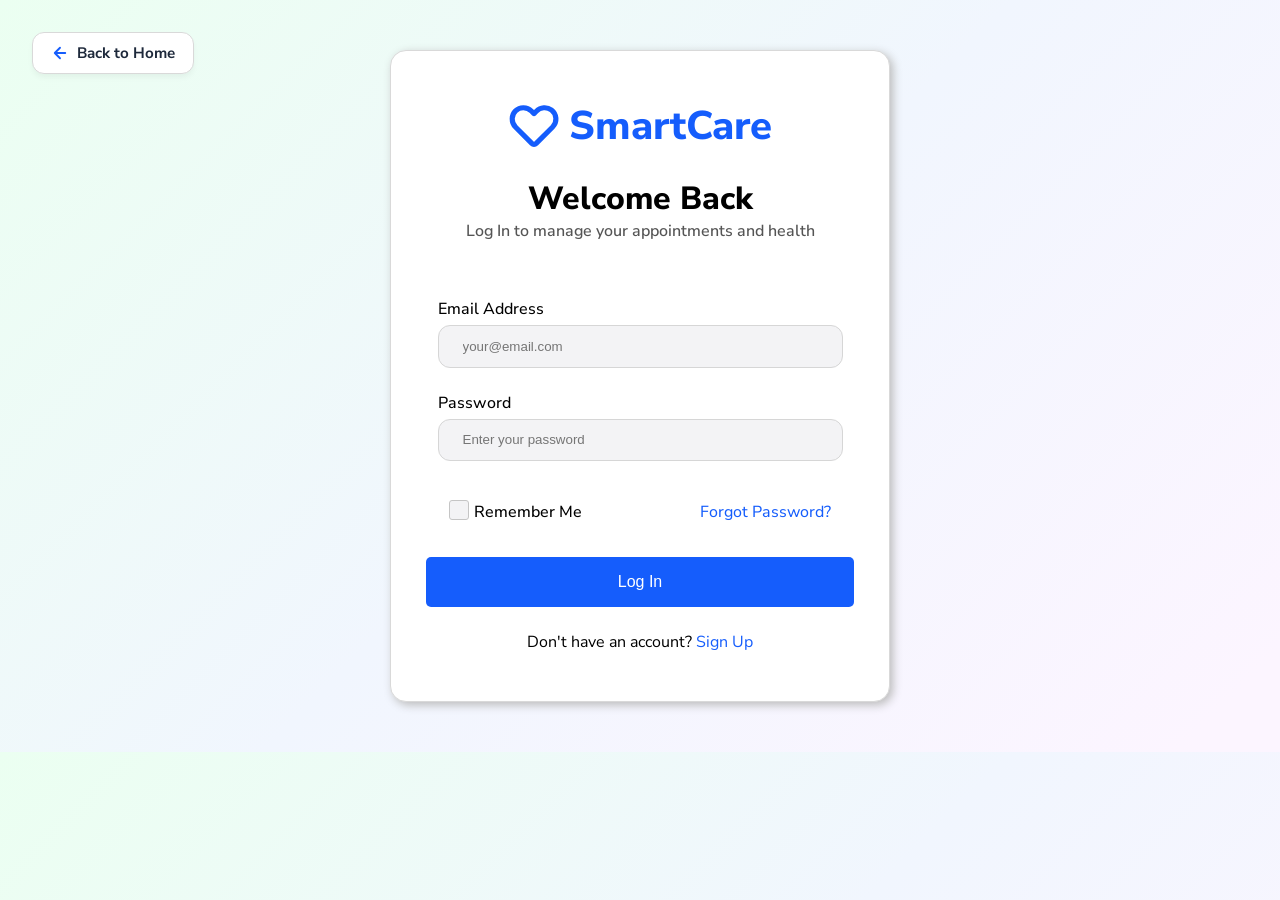
<file: HTML/logIn.html>
<!doctype html>
<html lang="en">
  <head>
    <meta charset="UTF-8" />
    <meta name="viewport" content="width=device-width, initial-scale=1.0" />
    <title>Log In</title>
    <link rel="stylesheet" href="../CSS/style.css" />
    <link rel="stylesheet" href="../CSS/logIn.css" />
    <link rel="preconnect" href="https://fonts.googleapis.com" />
    <link rel="preconnect" href="https://fonts.gstatic.com" crossorigin />
    <link
      href="https://fonts.googleapis.com/css2?family=Nunito+Sans:ital,opsz,wght@0,6..12,200..1000;1,6..12,200..1000&display=swap"
      rel="stylesheet"
    />
  </head>

  <body>
    <a href="../index.html" class="back-home">
      <img src="../Assets/Icons/blue-back-arrow.svg" alt="Back" />
      Back to Home
    </a>
    <form action="" class="signupForm">
      <div class="form-logo">
        <img src="../Assets/Icons/blue-heart.svg" alt="Logo Image" />
        <p>SmartCare</p>
      </div>

      <div class="greetings">
        <h4>Welcome Back</h4>
        <p>Log In to manage your appointments and health</p>
      </div>

      <div class="form-div">
        <label class="label-element" for="email">Email Address</label>
        <input
          class="input-element"
          id="email"
          type="text"
          placeholder="your@email.com"
          required
        />
      </div>

      <div class="form-div">
        <label class="label-element" for="password">Password</label>
        <input
          class="input-element"
          id="password"
          type="password"
          placeholder="Enter your password"
          required
        />
      </div>

      <div class="rememberForgot form-div">
        <div>
          <input id="rememberMe" type="checkbox" />
          <label class="label-element" for="rememberMe">Remember Me</label>
        </div>
        <a href="">Forgot Password?</a>
      </div>

      <button class="login-btn">Log In</button>

      <p>
        Don't have an account?
        <a class="switch-form" href="../HTML/signUp.html">Sign Up</a>
      </p>
    </form>

    <script src="../JS/auth.js" defer></script>
    <script src="../JS/login.js" defer></script>
</body>
</html>
</file>
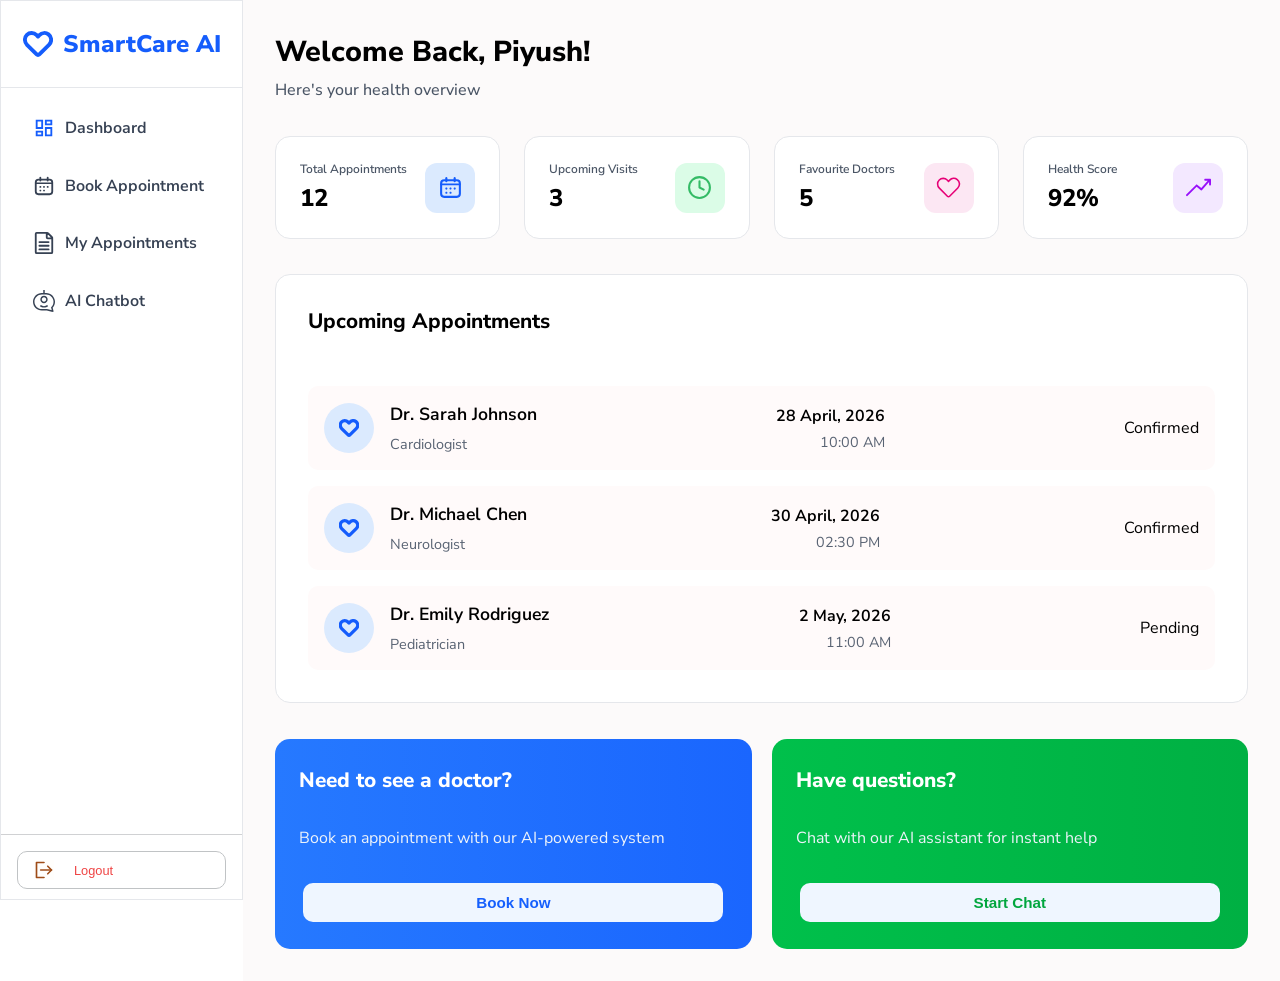
<file: HTML/patient.html>
<!doctype html>
<html lang="en">
	<head>
		<meta charset="UTF-8" />
		<meta name="viewport" content="width=device-width, initial-scale=1.0" />
		<title>Patient Dashboard</title>
		<link rel="stylesheet" href="../CSS/patient.css" />
		<link rel="preconnect" href="https://fonts.googleapis.com" />
		<link rel="preconnect" href="https://fonts.gstatic.com" crossorigin />
		<link
			href="https://fonts.googleapis.com/css2?family=Nunito+Sans:ital,opsz,wght@0,6..12,200..1000;1,6..12,200..1000&display=swap"
			rel="stylesheet" />
	</head>
	<body>
		<div class="main-container">
			<div class="sidebar">
				<div class="sidebar-logo">
					<img
						class="icons"
						src="../Assets/Icons/blue-heart.svg"
						alt="Heart Icon" />
					<p>SmartCare AI</p>
				</div>

				<div class="ham-menu">
					<div class="menu-item">
						<a href="" id="dashboard-anchor" class="menu-item-anchor">
							<img
								class="icons"
								src="../Assets/Icons/blue-dashboard.svg"
								alt="Icon" />
							<p>Dashboard</p>
						</a>
					</div>
					<div class="menu-item">
						<a href="" class="menu-item-anchor">
							<img
								class="icons"
								src="../Assets/Icons/gray-calender.svg"
								alt="Icon" />
							<p>Book Appointment</p>
						</a>
					</div>
					<div class="menu-item">
						<a href="" class="menu-item-anchor">
							<img
								class="icons"
								src="../Assets/Icons/gray-textfile.svg"
								alt="Icon" />
							<p>My Appointments</p>
						</a>
					</div>
					<div class="menu-item">
						<a href="" class="menu-item-anchor">
							<img
								class="icons"
								src="../Assets/Icons/gray-chatbot.svg"
								alt="Icon" />
							<p>AI Chatbot</p>
						</a>
					</div>
				</div>

				<div class="logout-btn">
					<button>
						<img
							class="icons"
							src="../Assets/Icons/black-logout.svg"
							alt="Logout Icon" />
						<p>Logout</p>
					</button>
				</div>
			</div>

			<div class="dashboard">
				<div class="greetings">
					<h3>Welcome Back, Piyush!</h3>
					<p>Here's your health overview</p>
				</div>

				<div class="stats">
					<div class="stats-cards">
						<div>
							<p class="stats-title">Total Appointments</p>
							<p class="stats-numbers">12</p>
						</div>
						<div
							class="stats-icon"
							style="background-color: rgb(219, 234, 254)">
							<img
								class="icons"
								src="../Assets/Icons/blue-calender.svg"
								alt="calender icon" />
						</div>
					</div>
					<div class="stats-cards">
						<div>
							<p class="stats-title">Upcoming Visits</p>
							<p class="stats-numbers">3</p>
						</div>
						<div
							class="stats-icon"
							style="background-color: rgb(219, 252, 231)">
							<img
								class="icons"
								src="../Assets/Icons/green-clock.svg"
								alt="clock icon" />
						</div>
					</div>
					<div class="stats-cards">
						<div>
							<p class="stats-title">Favourite Doctors</p>
							<p class="stats-numbers">5</p>
						</div>
						<div
							class="stats-icon"
							style="background-color: rgb(252, 231, 243)">
							<img
								class="icons"
								src="../Assets/Icons/pink-heart.svg"
								alt="heart icon" />
						</div>
					</div>
					<div class="stats-cards">
						<div>
							<p class="stats-title">Health Score</p>
							<p class="stats-numbers">92%</p>
						</div>
						<div
							class="stats-icon"
							style="background-color: rgb(243, 232, 255)">
							<img
								class="icons"
								src="../Assets/Icons/purple-growth.svg"
								alt="growth icon" />
						</div>
					</div>
				</div>

				<div class="upcoming-appointments">
					<h3>Upcoming Appointments</h3>

					<div class="app-list">
						<div>
							<div class="doc-name-logo">
								<div class="app-list-logo">
									<img
										class="icons"
										src="../Assets/Icons/blue-heart.svg"
										alt="Heart Icon" />
								</div>

								<div class="doc-name">
									<h4>Dr. Sarah Johnson</h4>
									<p>Cardiologist</p>
								</div>
							</div>

							<div class="app-day-time">
								<p class="app-day">28 April, 2026</p>
								<p class="app-time">10:00 AM</p>
							</div>

							<div class="app-status">
								<p class="status">Confirmed</p>
							</div>
						</div>

						<div>
							<div class="doc-name-logo">
								<div class="app-list-logo">
									<img
										class="icons"
										src="../Assets/Icons/blue-heart.svg"
										alt="Heart Icon" />
								</div>

								<div class="doc-name">
									<h4>Dr. Michael Chen</h4>
									<p>Neurologist</p>
								</div>
							</div>

							<div class="app-day-time">
								<p class="app-day">30 April, 2026</p>
								<p class="app-time">02:30 PM</p>
							</div>

							<div class="app-status">
								<p class="status">Confirmed</p>
							</div>
						</div>

						<div>
							<div class="doc-name-logo">
								<div class="app-list-logo">
									<img
										class="icons"
										src="../Assets/Icons/blue-heart.svg"
										alt="Heart Icon" />
								</div>

								<div class="doc-name">
									<h4>Dr. Emily Rodriguez</h4>
									<p>Pediatrician</p>
								</div>
							</div>

							<div class="app-day-time">
								<p class="app-day">2 May, 2026</p>
								<p class="app-time">11:00 AM</p>
							</div>

							<div class="app-status">
								<p class="status">Pending</p>
							</div>
						</div>
					</div>
				</div>

				<div class="book-chat-cards">
					<div class="bcc-card book-doctor">
						<h4>Need to see a doctor?</h4>
						<p>Book an appointment with our AI-powered system</p>
						<button class="bcc-buttons book-now-btn">Book Now</button>
					</div>

					<div class="bcc-card start-chat">
						<h4>Have questions?</h4>
						<p>Chat with our AI assistant for instant help</p>
						<button class="bcc-buttons start-chat-btn">Start Chat</button>
					</div>
				</div>
			</div>
		</div>
	</body>
</html>
</file>
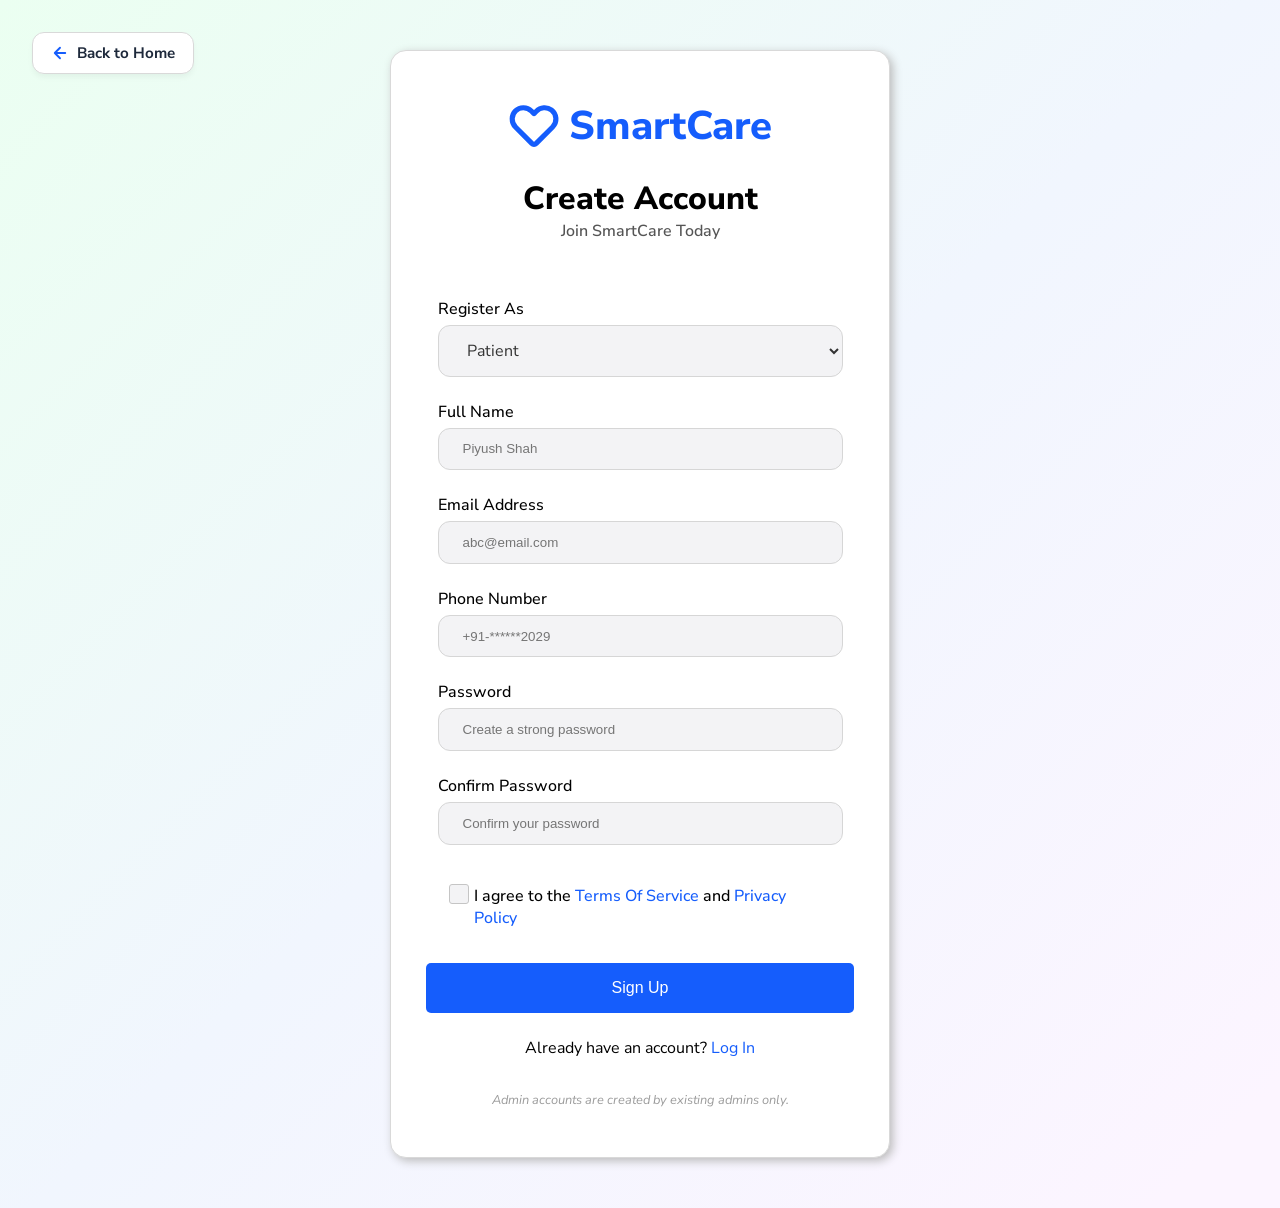
<file: HTML/signUp.html>
<!doctype html>
<html lang="en">
  <head>
    <meta charset="UTF-8" />
    <meta name="viewport" content="width=device-width, initial-scale=1.0" />
    <title>Sign Up</title>
    <link rel="stylesheet" href="../CSS/style.css" />
    <link rel="stylesheet" href="../CSS/logIn.css" />
    <link rel="preconnect" href="https://fonts.googleapis.com" />
    <link rel="preconnect" href="https://fonts.gstatic.com" crossorigin />
    <link
      href="https://fonts.googleapis.com/css2?family=Nunito+Sans:ital,opsz,wght@0,6..12,200..1000;1,6..12,200..1000&display=swap"
      rel="stylesheet"
    />
  </head>

  <body>
    <a href="../index.html" class="back-home">
      <img src="../Assets/Icons/blue-back-arrow.svg" alt="Back" />
      Back to Home
    </a>
    <form action="" class="signupForm">
      <div class="form-logo">
        <img src="../Assets/Icons/blue-heart.svg" alt="Logo Image" />
        <p>SmartCare</p>
      </div>

      <div class="greetings">
        <h4>Create Account</h4>
        <p>Join SmartCare Today</p>
      </div>

      <!-- Role Selector -->
      <div class="form-div">
        <label class="label-element" for="signup-role">Register As</label>
        <select
          class="input-element select-role"
          name="role"
          id="signup-role"
          onchange="toggleDoctorFields()"
        >
          <option value="patient">Patient</option>
          <option value="doctor">Doctor</option>
        </select>
      </div>

      <div class="form-div">
        <label class="label-element" for="fullName">Full Name</label>
        <input
          class="input-element"
          id="fullName"
          type="text"
          placeholder="Piyush Shah"
          required
        />
      </div>
      <div class="form-div">
        <label class="label-element" for="email">Email Address</label>
        <input
          class="input-element"
          id="email"
          type="text"
          placeholder="abc@email.com"
          required
        />
      </div>
      <div class="form-div">
        <label class="label-element" for="number">Phone Number</label>
        <input
          class="input-element"
          id="number"
          type="text"
          placeholder="+91-******2029"
          required
        />
      </div>
      <div class="form-div">
        <label class="label-element" for="password">Password</label>
        <input
          class="input-element"
          id="password"
          type="password"
          placeholder="Create a strong password"
          required
        />
      </div>
      <div class="form-div">
        <label class="label-element" for="confirmPassword"
          >Confirm Password</label
        >
        <input
          class="input-element"
          id="confirmPassword"
          type="password"
          placeholder="Confirm your password"
          required
        />
      </div>

      <!-- Doctor-Specific Fields (hidden by default) -->
      <div id="doctor-fields" style="display: none; width: 90%">
        <div class="form-div">
          <label class="label-element" for="specialization"
            >Specialization</label
          >
          <select class="input-element select-role" id="specialization">
            <option value="">-- Select Specialization --</option>
            <option value="Cardiologist">Cardiologist</option>
            <option value="Dentist">Dentist</option>
            <option value="Dermatologist">Dermatologist</option>
            <option value="Neurologist">Neurologist</option>
            <option value="Orthopedic">Orthopedic</option>
            <option value="Ophthalmologist">Ophthalmologist</option>
            <option value="Pediatrician">Pediatrician</option>
            <option value="Psychiatrist">Psychiatrist</option>
            <option value="Endocrinologist">Endocrinologist</option>
            <option value="Veterinarian">Veterinarian</option>
            <option value="General Physician">General Physician</option>
            <option value="Other">Other</option>
          </select>
        </div>
        <div class="form-div">
          <label class="label-element" for="qualification">Qualification</label>
          <input
            class="input-element"
            id="qualification"
            type="text"
            placeholder="MBBS, MD, etc."
          />
        </div>
        <div class="form-div">
          <label class="label-element" for="experience"
            >Experience (years)</label
          >
          <input
            class="input-element"
            id="experience"
            type="number"
            placeholder="5"
            min="0"
            max="60"
          />
        </div>
        <div class="form-div">
          <label class="label-element" for="consultationFee"
            >Consultation Fee (₹)</label
          >
          <input
            class="input-element"
            id="consultationFee"
            type="number"
            placeholder="500"
            min="0"
          />
        </div>
      </div>

      <div class="form-div rememberForgot">
        <div style="width: 90%">
          <input id="rememberMe" type="checkbox" />
          <label class="label-element" for="rememberMe"
            >I agree to the <a href="">Terms Of Service</a> and
            <a href="">Privacy Policy</a></label
          >
        </div>
      </div>
      <button class="login-btn">Sign Up</button>
      <p>
        Already have an account?
        <a class="switch-form" href="../HTML/logIn.html">Log In</a>
      </p>
      <p class="admin-note">
        Admin accounts are created by existing admins only.
      </p>
    </form>

    <script src="../JS/auth.js" defer></script>
    <script src="../JS/signup.js" defer></script>

    <script>
      // Toggle doctor-specific fields based on role selection
      function toggleDoctorFields() {
        const role = document.getElementById("signup-role").value;
        const doctorFields = document.getElementById("doctor-fields");
        if (role === "doctor") {
          doctorFields.style.display = "flex";
          doctorFields.style.flexDirection = "column";
          doctorFields.style.gap = "0.8rem";
        } else {
          doctorFields.style.display = "none";
        }
      }
    </script>
  </body>
</html>
</file>
<file: CSS/style.css>
*,
::after,
::before {
	padding: 0;
	margin: 0;
	box-sizing: border-box;
}

body {
	font-family: Arial, sans-serif;
	background-color: white;
	font-family: "Nunito Sans", Arial, Helvetica, sans-serif;
}

html {
	scroll-behavior: smooth;
}

/* HEADER OF THE PAGE */

.icons {
	width: 20px;
}

.navbar {
	height: 70px;
	padding: 0 3.5rem;
	background-color: white;
	box-shadow: 0 3px 5px rgb(200, 200, 200);

	display: flex;
	flex-wrap: wrap;
	align-items: center;
	justify-content: space-between;

	position: fixed;
	top: 0;
	left: 0;
	right: 0;
	z-index: 1000;
}

.navigation-bar-logo {
	height: 100%;
	border-radius: 20px;
	padding: 5px 0;
	transition: background-color 0.15s;
}

.navigation-bar-logo:hover {
	background-color: rgb(229, 255, 229);
}

.SmartCare {
	height: 100%;
	text-decoration: none;
	color: black;
	padding: 0 15px;
	background-color: rgba(249, 255, 253, 0.642);

	display: flex;
	flex-wrap: wrap;
	align-items: center;
	gap: 0.2rem;
}

.SmartCare img {
	height: 70%;
	width: auto;
	background-color: transparent;
	border-radius: 10px;
}

.SmartCare p {
	font-size: 1.8rem;
	font-weight: 700;
	letter-spacing: 1px;
}

.navigation-bar {
	height: 100%;
}

.navlist {
	height: 100%;
	list-style-type: none;
	display: flex;
	flex-wrap: wrap;
	align-items: center;
	justify-content: space-between;
}

.navlist li {
	display: flex;
	flex-wrap: wrap;
}

.navlist-items {
	padding: 1.5rem 2.5rem;
	text-decoration: none;
	font-size: 1rem;
	color: black;
	border-radius: 20px;
	font-weight: 600;
	transition: background-color 0.15s;

	display: flex;
	align-items: center;
	gap: 0.5rem;
}

.navlist-items:hover {
	background-color: rgb(240, 255, 240);
}

.navlist-items img {
	width: 1.2rem;
}

.navbarButtons {
	height: 100%;
	display: flex;
	flex-wrap: wrap;
	align-items: center;
	gap: 1.5rem;
}

.navbarButtons a {
	text-decoration: none;
}

.navbarButtons button {
	padding: 10px 20px;
	border-radius: 10px;
	font-size: 0.92rem;
	font-weight: 500;

	display: flex;
	align-items: center;
	gap: 0.5rem;
	cursor: pointer;
}

.navbarButtons button img {
	width: 18px;
}

.chat-button {
	background-color: white;
	color: black;
	border: 1px solid rgb(185, 185, 185);
	transition: background-color 0.15s;
}

.chat-button:hover {
	background-color: rgba(237, 237, 237, 0.76);
}

.logInButton {
	background-color: #155dfc;
	color: white;
	border: none;
	transition: background-color 0.15s;
}

.logInButton img {
	filter: brightness(0) invert(1);
}

.logInButton:hover {
	background-color: rgba(74, 132, 225, 0.947);
}

.signupbutton {
	background-color: white;
	color: black;
	border: 1px solid black;
}

.heroSection {
	width: 100%;
	background: linear-gradient(
		135deg,
		rgb(235, 255, 241),
		rgb(225, 238, 250) 60%,
		rgb(245, 245, 255) 85%
	);
	margin-top: 4rem;
	padding: 7rem;
	display: flex;
	gap: 50px;
}

.hero-text-content {
	width: 49%;
}

.heroSection h2 {
	font-size: 4rem;
	font-weight: 700;
}

.heroSection p {
	font-size: 1.2rem;
	font-weight: 550;
	padding: 20px 0;
	color: rgb(101, 101, 101);
}

.hero-section-image {
	width: 45%;
}

.hero-section-image img {
	border-radius: 20px;
	box-shadow: 0 0 5px 3px rgb(215, 215, 215);
	width: 100%;
}

.heroSection p {
	margin-bottom: 0.5rem;
}

.heroSection a {
	text-decoration: none;
}

.hero-btns button {
	padding: 0.8rem 1.2rem;
	border: none;
	border-radius: 8px;
	margin-right: 10px;
	font-weight: 600;
	cursor: pointer;
}

.browseBySpecialization {
	padding: 90px 50px 60px;
}

.browseBySpecialization h2 {
	font-size: 3rem;
	font-weight: 800;
	text-align: center;
	color: black;
}

.browseBySpecialization > p {
	text-align: center;
	font-size: 1.2rem;
	font-weight: 500;
	letter-spacing: 1px;
	color: rgb(105, 104, 104);
	padding: 20px 0;
}

.specializationGrid {
	padding: 3rem 5rem;
	display: grid;
	grid-template-columns: 1fr 1fr 1fr;
	gap: 30px;
}

.specializationCategory {
	border: 1px solid rgb(183, 183, 183);
	height: 180px;
	border-radius: 15px;
	padding: 30px;
	display: flex;
	flex-direction: column;
	gap: 20px;
	align-items: center;
	justify-content: center;
	color: black;
	transition:
		transform 0.3s,
		box-shadow 0.15s,
		color 0.15s;
	text-decoration: none;
}

.specializationCategory:hover {
	transform: scale(1.01);
	color: rgb(7, 142, 45);
	box-shadow: 0 5px 10px rgb(134, 134, 134);
	cursor: pointer;
}

.specializationCategory img {
	width: 60px;
	border-radius: 50%;
}

.specializationCategory p {
	font-size: 1.1rem;
}

.chooseSmartCare {
	padding: 50px;
	background: linear-gradient(135deg, rgb(12, 117, 208), rgb(19, 94, 250) 85%);
	text-align: center;
	color: white;
	margin-bottom: 50px;
}

.chooseSmartCare h2 {
	padding: 10px;
	font-size: 2.5rem;
}

.chooseSmartCare > p {
	letter-spacing: 1.5px;
	padding: 10px;
	text-shadow: 0 0 10px rgba(255, 255, 0, 0.476);
}

.choosingReasons {
	display: grid;
	grid-template-columns: 1fr 1fr;
	gap: 20px;
	padding: 40px 100px;
}

.choosingReasons div {
	display: flex;
	flex-direction: column;
	align-items: center;
	justify-content: center;
	gap: 15px;
	padding: 20px 30px;
}

.choosingReasons div img {
	border-radius: 50%;
	width: 65px;
	padding: 10px 0;
}

.choosingReasons div h4 {
	font-size: 1.2rem;
}

.choosingReasons div p {
	font-size: 0.9rem;
}

.urgentCare {
	margin: 100px 50px;
	padding: 80px;
	border-radius: 15px;
	background: linear-gradient(
		135deg,
		rgb(235, 255, 241),
		rgb(225, 238, 250) 60%,
		rgb(245, 245, 255) 85%
	);

	display: flex;
	flex-direction: column;
	align-items: center;
	justify-content: center;
	gap: 35px;
}

.urgentCare img {
	width: 80px;
}

.urgentCare h3 {
	font-size: 2.2rem;
}

.urgentCare p {
	letter-spacing: 1.4px;
	color: rgb(92, 92, 92);
}

.urgentCare div button {
	padding: 15px 30px;
	border: 1px solid rgb(211, 211, 211);
	border-radius: 10px;
	margin: 0 10px;
	background-color: white;
	font-weight: bold;
	transition: background-color 0.15s;
}

.urgentCare div button:hover {
	cursor: pointer;
	background-color: rgba(236, 236, 236, 0.517);
}

.urgentCare div button:first-child {
	background-color: #155dfc;
	color: white;
	border: none;
}

.urgentCare div button:first-child:hover {
	background-color: rgba(74, 132, 225, 0.947);
}

footer {
	background-color: rgb(16, 24, 40);
	color: white;
}

.upper-header {
	padding: 50px;
	display: grid;
	grid-template-columns: 1.5fr 1fr 1fr 1.5fr;
	column-gap: 20px;
}

.upper-header div {
	text-align: center;
}

.upper-header div img {
	width: 30px;
	border-radius: 10px;
	vertical-align: middle;
}

.upper-header div h4 {
	padding-bottom: 20px;
	font-size: 1.1rem;
	font-weight: 600;
	display: inline-block;
}

.upper-header div ul li {
	list-style-type: none;
	padding: 5px 0 5px 70px;
	text-align: left;
}

.upper-header div ul li a {
	color: rgb(160, 160, 160);
	font-size: 0.9rem;
	text-decoration: none;
}

.upper-header div ul li a:hover {
	color: white;
	cursor: pointer;
}

.upper-header div p {
	color: gray;
	font-size: 0.9rem;
	padding: 5px 0;
}

footer hr {
	width: 90%;
	margin: 0 auto;
	border: 1px solid rgb(124, 124, 124);
}

footer > div:last-child {
	padding: 50px;
}

footer > div:last-child p {
	color: rgb(193, 193, 193);
	font-size: 0.9rem;
	text-align: center;
}
</file>
<file: CSS/logIn.css>
*,
::after,
::before {
  padding: 0;
  margin: 0;
}

body {
  background: linear-gradient(
    135deg,
    rgb(235, 255, 241),
    rgb(241, 246, 254) 50%,
    rgb(252, 245, 255) 95%
  );
}

.signupForm {
  width: 500px;
  padding: 3rem 1.5rem;
  margin-top: auto;
  margin: 50px auto;
  border: 1px solid rgb(217, 217, 217);
  border-radius: 1rem;
  background-color: white;
  box-shadow: 3px 3px 10px rgb(187, 187, 187);

  display: flex;
  flex-direction: column;
  align-items: center;
  justify-content: center;
  gap: 1.5rem;
}

.form-logo {
  display: flex;
  gap: 10px;
}

.form-logo img {
  width: 50px;
}

.form-logo p {
  font-size: 2.5rem;
  font-weight: 800;
  color: rgb(21, 93, 252);
}

.greetings {
  text-align: center;
}

.greetings h4 {
  font-size: 2rem;
  font-weight: 800;
  color: black;
}

.greetings p {
  color: rgb(85, 85, 85);
  font-size: 1rem;
  font-weight: 550;
  margin-bottom: 2rem;
}

.form-div {
  width: 90%;
  display: flex;
  flex-direction: column;
}

.label-element {
  font-size: 1rem;
  font-weight: 500;
}

.input-element {
  padding: 0.8rem 1.5rem;
  margin-top: 5px;
  border: 1px solid rgb(214, 214, 214);
  border-radius: 12px;
  background-color: rgb(243, 243, 245);
  transition: all 0.15s ease;
}

.input-element:focus {
  outline: none;
  border: 1px solid rgb(134, 134, 134);
  box-shadow: 0 0 0 3px rgb(199, 199, 199);
}

.rememberForgot {
  width: 85%;
  margin-top: 1rem;
  font-size: 1rem;
  font-weight: 450;
  flex-direction: row !important;
  align-items: center;
  justify-content: space-between;
}

.rememberForgot div {
  display: flex;
  flex: 1;
  flex-direction: row;
  justify-content: start;
  gap: 5px;
}

.rememberForgot div input {
  appearance: none;
  width: 20px;
  height: 20px;
  margin-top: -1px;
  border: 1px solid rgb(197, 197, 197);
  border-radius: 3px;
  background-color: rgb(243, 243, 245);
  cursor: pointer;
}

.rememberForgot div input:checked {
  background-color: black;
  color: white;
}

.rememberForgot div input:checked::after {
  content: "✔";
  color: white;
  font-size: 13px;
  display: block;
  text-align: center;
}

.rememberForgot a {
  width: 50%;
  color: #155dfc;
  text-decoration: none;
  text-align: right;
  cursor: pointer;
}

.rememberForgot a:hover {
  color: rgba(58, 141, 214, 0.947);
}

.switch-form {
  text-decoration: none;
  color: #155dfc;
  transition: letter-spacing 0.15s;
}

.switch-form:hover {
  color: rgba(58, 141, 214, 0.947);
}

.login-btn {
  width: 95%;
  height: 50px;
  padding: 0.7rem 1.2rem;
  margin-top: 10px;
  border: none;
  border-radius: 5px;
  background-color: #155dfc;
  color: white;
  font-size: 1rem;
  cursor: pointer;
  transition: background-color 0.15s;
}

.login-btn:hover {
  background-color: rgba(58, 141, 214, 0.947);
}

/* Role Selector Dropdown */
.select-role {
  padding: 0.8rem 1.5rem;
  margin-top: 5px;
  border: 1px solid rgb(214, 214, 214);
  border-radius: 12px;
  background-color: rgb(243, 243, 245);
  font-size: 1rem;
  font-family: "Nunito Sans", sans-serif;
  color: rgb(51, 51, 51);
  cursor: pointer;
  transition: all 0.15s ease;
  appearance: auto;
}

.select-role:focus {
  outline: none;
  border: 1px solid rgb(134, 134, 134);
  box-shadow: 0 0 0 3px rgb(199, 199, 199);
}

/* Doctor-specific fields container */
#doctor-fields {
  display: flex;
  flex-direction: column;
  gap: 0.8rem;
  padding: 1rem 0;
  border-top: 1px dashed rgb(214, 214, 214);
  margin-top: 0.5rem;
  animation: fadeIn 0.3s ease;
}

#doctor-fields .form-div {
  width: 100%;
}

@keyframes fadeIn {
  from {
    opacity: 0;
    transform: translateY(-10px);
  }
  to {
    opacity: 1;
    transform: translateY(0);
  }
}

/* Admin note */
.admin-note {
  margin-top: 0.5rem;
  font-size: 0.8rem;
  color: rgb(156, 156, 156);
  font-style: italic;
}

/* Back to Home Link */
.back-home {
  position: fixed;
  top: 2rem;
  left: 2rem;
  display: flex;
  align-items: center;
  gap: 8px;
  text-decoration: none;
  color: #1e293b;
  font-weight: 700;
  font-size: 0.95rem;
  padding: 10px 18px;
  background-color: white;
  border-radius: 12px;
  border: 1px solid rgb(217, 217, 217);
  box-shadow: 0 4px 6px -1px rgba(0, 0, 0, 0.05);
  transition: all 0.2s ease;
  z-index: 1000;
}

.back-home:hover {
  transform: translateX(-5px);
  box-shadow: 0 10px 15px -3px rgba(0, 0, 0, 0.1);
  color: #155dfc;
}

.back-home img {
  width: 18px;
  height: 18px;
}
</file>
<file: CSS/patient.css>
*,
::after,
::before {
	padding: 0;
	margin: 0;
	box-sizing: border-box;
}

body {
	background-color: white;
	font-family: "Nunito Sans", Arial, Helvetica, sans-serif;
}

html {
	scroll-behavior: smooth;
}

.icons {
	width: 20px;
}

.sidebar {
	border: 1px solid rgb(229, 231, 235);
	padding-bottom: 5px;

	position: fixed;
	top: 0;
	bottom: 0;
	left: 0;
	width: clamp(200px, 19vw, 350px);

	display: flex;
	flex-direction: column;
	align-items: start;
	justify-content: start;
}

.sidebar-logo {
	width: 100%;
	padding: 1.7rem 1rem;
	border-bottom: 1px solid rgb(229, 231, 235);

	display: flex;
	gap: 10px;
	align-items: center;
	justify-content: center;
}

.sidebar-logo img {
	width: 30px;
}

.sidebar-logo p {
	color: rgb(21, 93, 252);
	font-size: 1.5rem;
	font-weight: 850;
}

.ham-menu {
	width: 100%;
	padding: 1rem;

	display: flex;
	flex-direction: column;
	gap: 10px;
	justify-content: start;
}

.active-menu {
	color: rgb(21, 93, 252) !important;
	background-color: rgb(239, 246, 255) !important;
}

button.menu-item-anchor {
	width: 100%;
	border: none;
	background: none;
	font-family: inherit;
	cursor: pointer;
}

.menu-item-anchor {
	padding: 0.8rem 1rem;
	display: flex;
	gap: 10px;
	align-items: center;

	text-decoration: none;
	color: rgb(54, 65, 83);
	font-size: 1rem;
	font-weight: 650;
	border-radius: 10px;
}

.menu-item-anchor:hover {
	background-color: rgb(249, 250, 251);
}

.menu-item-anchor img {
	width: 22px;
}

.logout-btn {
	width: 100%;
	height: 60px;
	padding: 1rem;
	margin-top: auto;
	border: none;
	border-top: 1px solid rgb(208, 209, 211);
}

.logout-btn button {
	width: 100%;
	padding: 0.5rem 1rem;
	color: #ef4444;
	background-color: transparent;
	border: 1px solid rgb(192, 195, 197);
	border-radius: 10px;

	display: flex;
	gap: 20px;
	align-items: center;
	font-size: 0.8rem;
	font-weight: 500;
	cursor: pointer;
	transform: background-color 0.15s ease;
}

.logout-btn button:hover {
	background-color: #fef2f2;
}

.logout-btn button img.icons {
	filter: invert(30%) sepia(80%) saturate(500%) hue-rotate(340deg);
}

.dashboard {
	padding: 2rem;
	margin-left: clamp(200px, 19vw, 350px);
	background-color: rgb(252, 250, 250);

	display: flex;
	flex-direction: column;
	gap: 2.2rem;
	align-items: start;
	justify-content: start;
}

.greetings h3 {
	color: black;
	font-size: 1.8rem;
	font-weight: 800;
	margin-bottom: 0.5rem;
}

.greetings p {
	color: rgb(74, 85, 101);
	font-weight: 500;
}

.stats {
	width: 100%;
	display: grid;
	grid-template-columns: repeat(4, 1fr);
	gap: 1.5rem;
}

.stats-cards {
	padding: 1.5rem;
	border: 1px solid rgb(229, 231, 235);
	border-radius: 15px;
	background-color: white;

	display: flex;
	align-items: center;
	justify-content: space-between;
	gap: 10px;
	transition: all 0.15s ease;
}

.stats-cards:hover {
	transform: scale(1.02);
	box-shadow: 1px 1px 5px rgb(202, 202, 202);
}

.stats-title {
	font-size: 0.75rem;
	font-weight: 600;
	color: rgb(74, 85, 101);
	margin-bottom: 0.3rem;
}

.stats-numbers {
	color: black;
	font-size: 1.5rem;
	font-weight: 800;
}

.stats-icon {
	width: 50px;
	height: 50px;
	border-radius: 12px;

	display: flex;
	align-items: center;
	justify-content: center;
}

.stats-icon img {
	width: 25px;
}

.upcoming-appointments {
	width: 100%;
	background-color: white;
	padding: 2rem;
	border: 1px solid rgb(229, 231, 235);
	border-radius: 15px;
}

.upcoming-appointments h3 {
	font-size: 1.3rem;
	font-weight: 750;
	margin-bottom: 3.2rem;
}

.app-list {
	display: flex;
	flex-direction: column;
	gap: 1rem;
}

.app-list > div {
	background-color: rgb(255, 250, 250);
	padding: 1rem;
	border-radius: 10px;

	display: flex;
	align-items: center;
	justify-content: space-between;
	transition: all 0.15s ease;
}

.app-list > div:hover {
	background-color: rgb(255, 245, 245);
}

.doc-name-logo {
	display: flex;
	align-items: center;
	gap: 1rem;
}

.app-list-logo {
	width: 50px;
	height: 50px;
	border-radius: 25px;
	background-color: rgb(219, 234, 254);

	display: flex;
	align-items: center;
	justify-content: center;
}

.doc-name h4 {
	font-size: 1.1rem;
	font-weight: 650;
	margin-bottom: 0.5rem;
}

.doc-name p {
	color: rgb(89, 99, 115);
	font-size: 0.9rem;
}

.app-day-time {
	display: flex;
	flex-direction: column;
	align-items: end;
}

.app-day {
	font-weight: 650;
	margin-bottom: 0.3rem;
}

.app-time {
	color: rgb(89, 99, 115);
	font-size: 0.9rem;
}

.app-status-confirmed {
	padding: 0.3rem 0.5rem;
	background-color: rgb(219, 252, 231);
	border-radius: 12px;
}

.status-confirmed {
	font-size: 0.8rem;
	font-weight: 650;
	color: rgb(28, 130, 54);
}

.app-status-pending {
	padding: 0.3rem 0.5rem;
	background-color: rgb(254, 249, 194);
	border-radius: 12px;
}

.status-pending {
	font-size: 0.8rem;
	font-weight: 650;
	color: rgb(166, 95, 0);
}

.app-status-rejected {
	padding: 0.3rem 0.5rem;
	background-color: rgb(255, 226, 226);
	border-radius: 12px;
}

.status-rejected {
	font-size: 0.8rem;
	font-weight: 650;
	color: rgb(197, 0, 7);
}

.book-chat-cards {
	width: 100%;
	display: flex;
	align-items: stretch;
	gap: 20px;
}

.book-chat-cards div {
	flex: 1;
	border-radius: 15px;

	display: flex;
	flex-direction: column;
	justify-content: space-between;
	gap: 2.1rem;
}

.bcc-card {
	color: white;
	padding: 1.7rem 1.5rem;
}

.bcc-card h4 {
	font-size: 1.3rem;
	font-weight: 800;
}

.bcc-card p {
	color: rgb(237, 243, 250);
}

.book-doctor {
	background: linear-gradient(to right, rgb(38, 121, 255), rgb(26, 102, 254));
}

.start-chat {
	background: linear-gradient(to right, rgb(0, 192, 75), rgb(0, 176, 67));
}

.bcc-buttons {
	padding: 0.7rem;
	margin: 0 auto;
	width: 98%;
	border: none;
	border-radius: 10px;
	font-size: 0.95rem;
	font-weight: 600;
	cursor: pointer;
	background-color: rgb(239, 246, 255);
}

.book-now-btn {
	color: rgb(21, 95, 253);
}

.start-chat-btn {
	color: rgb(0, 166, 62);
}

/* Book Appointment Section */
#section-book-appointment .greetings {
	width: 75%;
	margin: auto;
}

.book-appointment-form {
	width: 75%;
	padding: 2rem 1rem;
	margin: auto;
	border: 1px solid rgb(217, 217, 217);
	border-radius: 1rem;
	background-color: white;
	box-shadow: 3px 3px 10px rgb(187, 187, 187);

	display: flex;
	flex-direction: column;
	align-items: center;
	justify-content: center;
	gap: 1.5rem;
}

.form-div {
	width: 95%;
	display: flex;
	flex-direction: column;
}

.label-element {
	font-size: 0.9rem;
	font-weight: 500;
}

.input-element {
	padding: 0.7rem 1.5rem;
	margin-top: 5px;
	font-family: inherit;
	font-size: 0.9rem;
	border: 1px solid rgb(214, 214, 214);
	border-radius: 10px;
	background-color: rgb(243, 243, 245);
	transition: all 0.15s ease;
}

.input-element::placeholder {
	font-family: inherit;
}

.input-element:focus {
	outline: none;
	border: 1px solid rgb(134, 134, 134);
	box-shadow: 0 0 0 3px rgb(199, 199, 199);
}

.book-app-btn {
	width: 95%;
	padding: 0.8rem 1.2rem;
	margin-top: 10px;
	border: none;
	border-radius: 10px;
	background-color: rgb(0, 81, 255);
	color: white;
	font-size: 0.9rem;
	font-weight: 550;
	cursor: pointer;
	transition: background-color 0.15s;
}

.book-app-btn:hover {
	background-color: rgb(0, 55, 175);
}

.booking-tips {
	width: 75%;
	margin: auto;
	padding: 2rem 1rem;
	background-color: rgb(240, 253, 244);
	border: 1px solid rgb(185, 248, 207);
	border-radius: 15px;
}

.tips-icon-text {
	display: flex;
	gap: 5px;
	align-items: center;
	margin-bottom: 1.5rem;
}

.tips-icon-text img {
	width: 35px;
}

.tips-icon-text p {
	color: rgb(1, 102, 48);
	font-size: 1.1rem;
	font-weight: 700;
}

.tips-list {
	margin-left: 0;
	padding-left: 1.5rem;
	color: rgb(1, 102, 48);
	font-size: 0.9rem;
	font-weight: 450;
}

/* My Appointment Section */
.appointments-heading {
	width: 100%;
	display: flex;
	justify-content: space-between;
	align-items: center;
}

.app-details h3 {
	font-size: 2rem;
	font-weight: 800;
	color: black;
}

.app-details p {
	font-size: 1rem;
	font-weight: 500;
	color: rgb(74, 85, 106);
}

.book-appointment-btn {
	padding: 0.6rem 1rem;
	color: white;
	background-color: rgb(4, 104, 227);
	border: none;
	border-radius: 8px;
	font-weight: 500;
	font-size: 0.85rem;

	display: flex;
	align-items: center;
	gap: 10px;
	transition: all 0.15s ease;
	cursor: pointer;
}

.book-appointment-btn:hover {
	background-color: rgb(20, 71, 230);
}

.book-appointment-btn img {
	width: 15px;
}

#section-my-appointments .dashboard .stats {
	grid-template-columns: repeat(3, 1fr);
}

#section-my-appointments .dashboard .stats .stats-cards {
	gap: 20px;
	justify-content: start;
}

.my-appointment-table {
	width: 100%;
	padding: 2rem;
	border: 1px solid rgb(229, 231, 235);
	border-radius: 15px;
	background-color: white;
	margin-bottom: 2rem;
}

.my-appointment-table p {
	font-size: 1.4rem;
	font-weight: 800;
}

.app-table {
	width: 100%;
	margin-top: 2rem;
	border-collapse: collapse;
}

.app-table th {
	padding: 0.8rem 0.5rem;
	font-size: 1rem;
	font-weight: 700;
	text-align: left;
}

.app-table td {
	padding: 0.5rem;
	font-size: 0.9rem;
	border-top: 1px solid rgb(213, 215, 219);
}

.app-table tr:hover {
	background-color: rgb(245, 245, 247);
}

.app-table .app-status-confirmed,
.app-table .app-status-pending,
.app-table .app-status-rejected {
	width: min-content;
}

.app-table .status-confirmed,
.app-table .status-pending,
.app-table .status-rejected {
	font-size: 0.8rem;
	font-weight: 700;
}

.app-table .app-day-time {
	align-items: start;
}

.app-table .app-day,
.app-table .app-time {
	font-size: 0.9rem;
	font-weight: 600;
}

.view-detail-btn {
	padding: 0.5rem 0.8rem;
	font-size: 0.85rem;
	font-weight: 500;
	background-color: white;
	border: 1px solid rgb(229, 231, 235);
	border-radius: 8px;
	cursor: pointer;
	transition: all 0.15s ease;
}

.view-detail-btn:hover {
	background-color: rgb(233, 235, 239);
}

/* Chatbot Section */

.chatbot-dashboard {
	padding: 2rem;
	margin-left: clamp(200px, 19vw, 350px);
	background-color: rgb(252, 250, 250);
}

.greeting {
	width: 85%;
	margin: 0 auto 2rem;
}

.greeting h3 {
	color: black;
	font-size: 2rem;
	font-weight: 850;
	margin-bottom: 0.5rem;
}

.greeting p {
	color: rgb(74, 85, 101);
	font-size: 1rem;
	font-weight: 500;
}

.chat-container {
	width: 85%;
	height: 500px;
	margin: auto;
	padding: 1.5rem;
	background-color: white;
	border: 1px solid rgb(229, 231, 235);
	border-radius: 20px;

	display: flex;
	flex-direction: column;
	justify-content: space-between;
}

.default-message {
	width: 100%;
	display: flex;
	align-items: center;
	justify-content: start;
	gap: 10px;
}

.img-container {
	width: 40px;
	height: 40px;
	border-radius: 25px;
	background-color: rgb(219, 252, 231);
	display: flex;
	align-items: center;
	justify-content: center;
}

.welcome-message {
	display: flex;
	flex-direction: column;
	gap: 5px;
}

.default-text {
	width: 95%;
	background-color: #f3f4f6;
	padding: 1rem;
	border-radius: 15px;
	font-size: 0.9rem;
}

.curr-time {
	font-size: 0.75rem;
	color: rgb(106, 114, 130);
	padding: 0 8px;
}

.type-message {
	width: 100%;
	padding: 1rem 1rem 0;
	border-top: 1px solid rgb(209, 213, 220);
	display: flex;
	flex-direction: column;
	align-items: start;
	gap: 10px;
}

.message-input {
	width: 100%;
	display: flex;
	gap: 15px;
	align-items: center;
}

.text-input {
	width: 93%;
	background-color: rgb(243, 244, 246);
	padding: 0.5rem 1rem;
	border: none;
	border-radius: 8px;
	border: 1px solid rgb(209, 213, 220);
}

.send-btn {
	width: 38px;
	height: 35px;
	background-color: rgb(0, 102, 255);
	border: none;
	padding: 0.2rem;
	border-radius: 8px;
	cursor: pointer;
	transition: all 0.15s ease;

	display: flex;
	align-items: center;
	justify-content: center;
}

.send-btn:hover {
	background-color: rgb(0, 81, 255);
}

.send-btn img {
	width: 15px;
}

.ai-disclaimer {
	width: 100%;
	font-size: 0.75rem;
	color: rgb(106, 114, 130);
	text-align: center;
}

/* ===== Section Toggle (hidden / active) ===== */
.content-section {
	transition: opacity 0.25s ease;
}

.content-section.hidden {
	display: none;
}

.content-section.active {
	display: block;
}

/* ===== Section Toggle (hidden / active) ===== */
.content-section {
	transition: opacity 0.25s ease;
}

.content-section.hidden {
	display: none;
}

.content-section.active {
	display: block;
}

/* ===== Doctor Search & Cards Styles ===== */
.find-doctor-card {
  background-color: white;
  border-radius: 16px;
  padding: 1.5rem;
  border: 1px solid #e2e8f0;
  box-shadow: 0 4px 6px -1px rgba(15, 23, 42, 0.05);
  display: flex;
  flex-direction: column;
  justify-content: space-between;
  gap: 12px;
  transition: all 0.25s ease;
}

.find-doctor-card:hover {
  transform: translateY(-4px);
  box-shadow: 0 12px 20px -8px rgba(15, 23, 42, 0.12);
  border-color: #cbd5e1;
}

.find-doctor-card .card-content {
  display: flex;
  gap: 16px;
  align-items: center;
}

.find-doctor-card .card-photo {
  width: 60px;
  height: 60px;
  border-radius: 50%;
  background-color: #eff6ff;
  display: flex;
  align-items: center;
  justify-content: center;
  flex-shrink: 0;
}

.find-doctor-card .card-photo img {
  width: 32px;
  height: 32px;
}

.find-doctor-card .card-text {
  flex-grow: 1;
}

.find-doctor-card .card-text h3 {
  margin: 0 0 4px;
  font-size: 1.15rem;
  font-weight: 800;
  color: #1e293b;
}

.find-doctor-card .card-text p {
  font-size: 0.85rem;
  color: #64748b;
  margin: 2px 0;
  line-height: 1.4;
  font-weight: 600;
}

.find-doctor-card .card-caption {
  border-top: 1px solid #e2e8f0;
  padding-top: 1rem;
  margin-top: 0.5rem;
  display: flex;
  align-items: center;
  justify-content: space-between;
}

.find-doctor-card .card-caption p {
  font-size: 0.9rem;
  color: #1e293b;
  font-weight: 700;
}

.find-doctor-card .bookDoctor {
  background-color: #155dfc;
  color: white;
  border: none;
  padding: 10px 20px;
  border-radius: 10px;
  font-weight: 700;
  font-size: 0.85rem;
  cursor: pointer;
  transition: background-color 0.2s;
  display: flex;
  align-items: center;
  gap: 6px;
}

.find-doctor-card .bookDoctor:hover {
  background-color: #0b4bcc;
}
</file>
